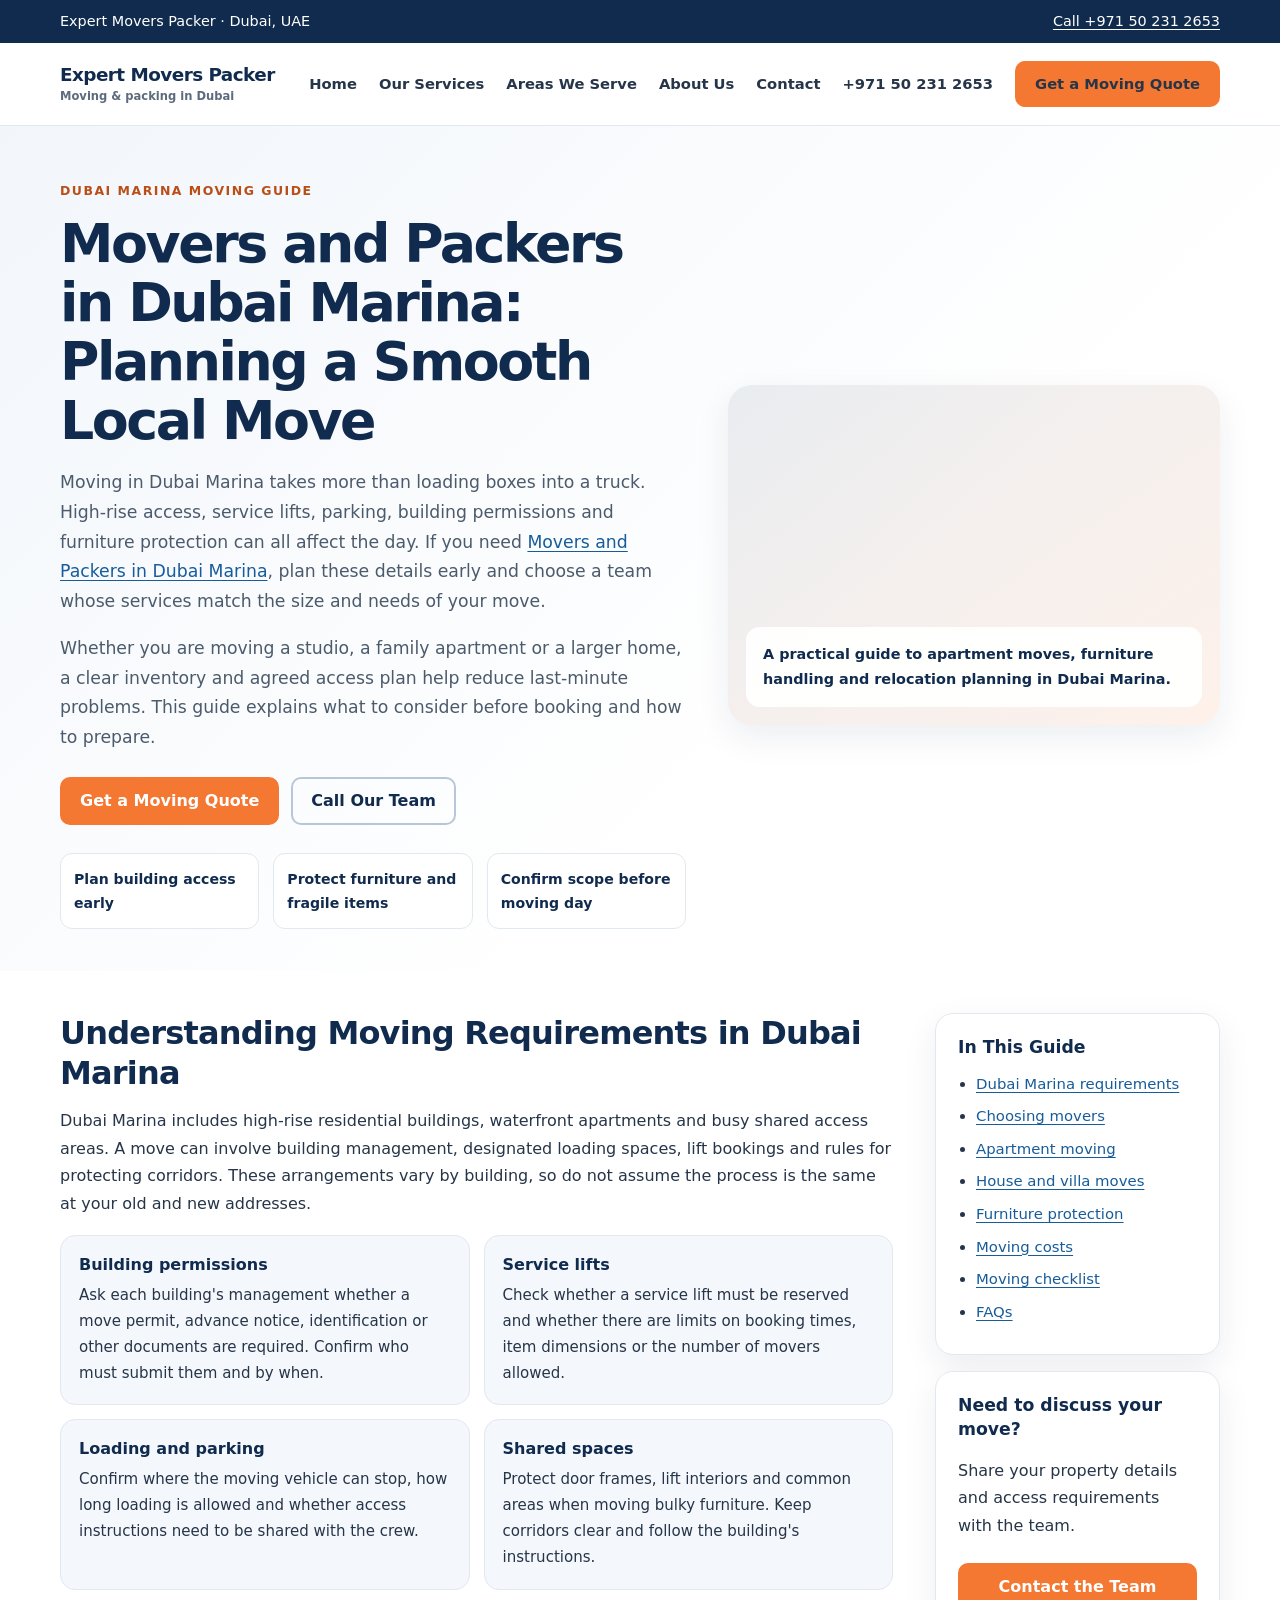
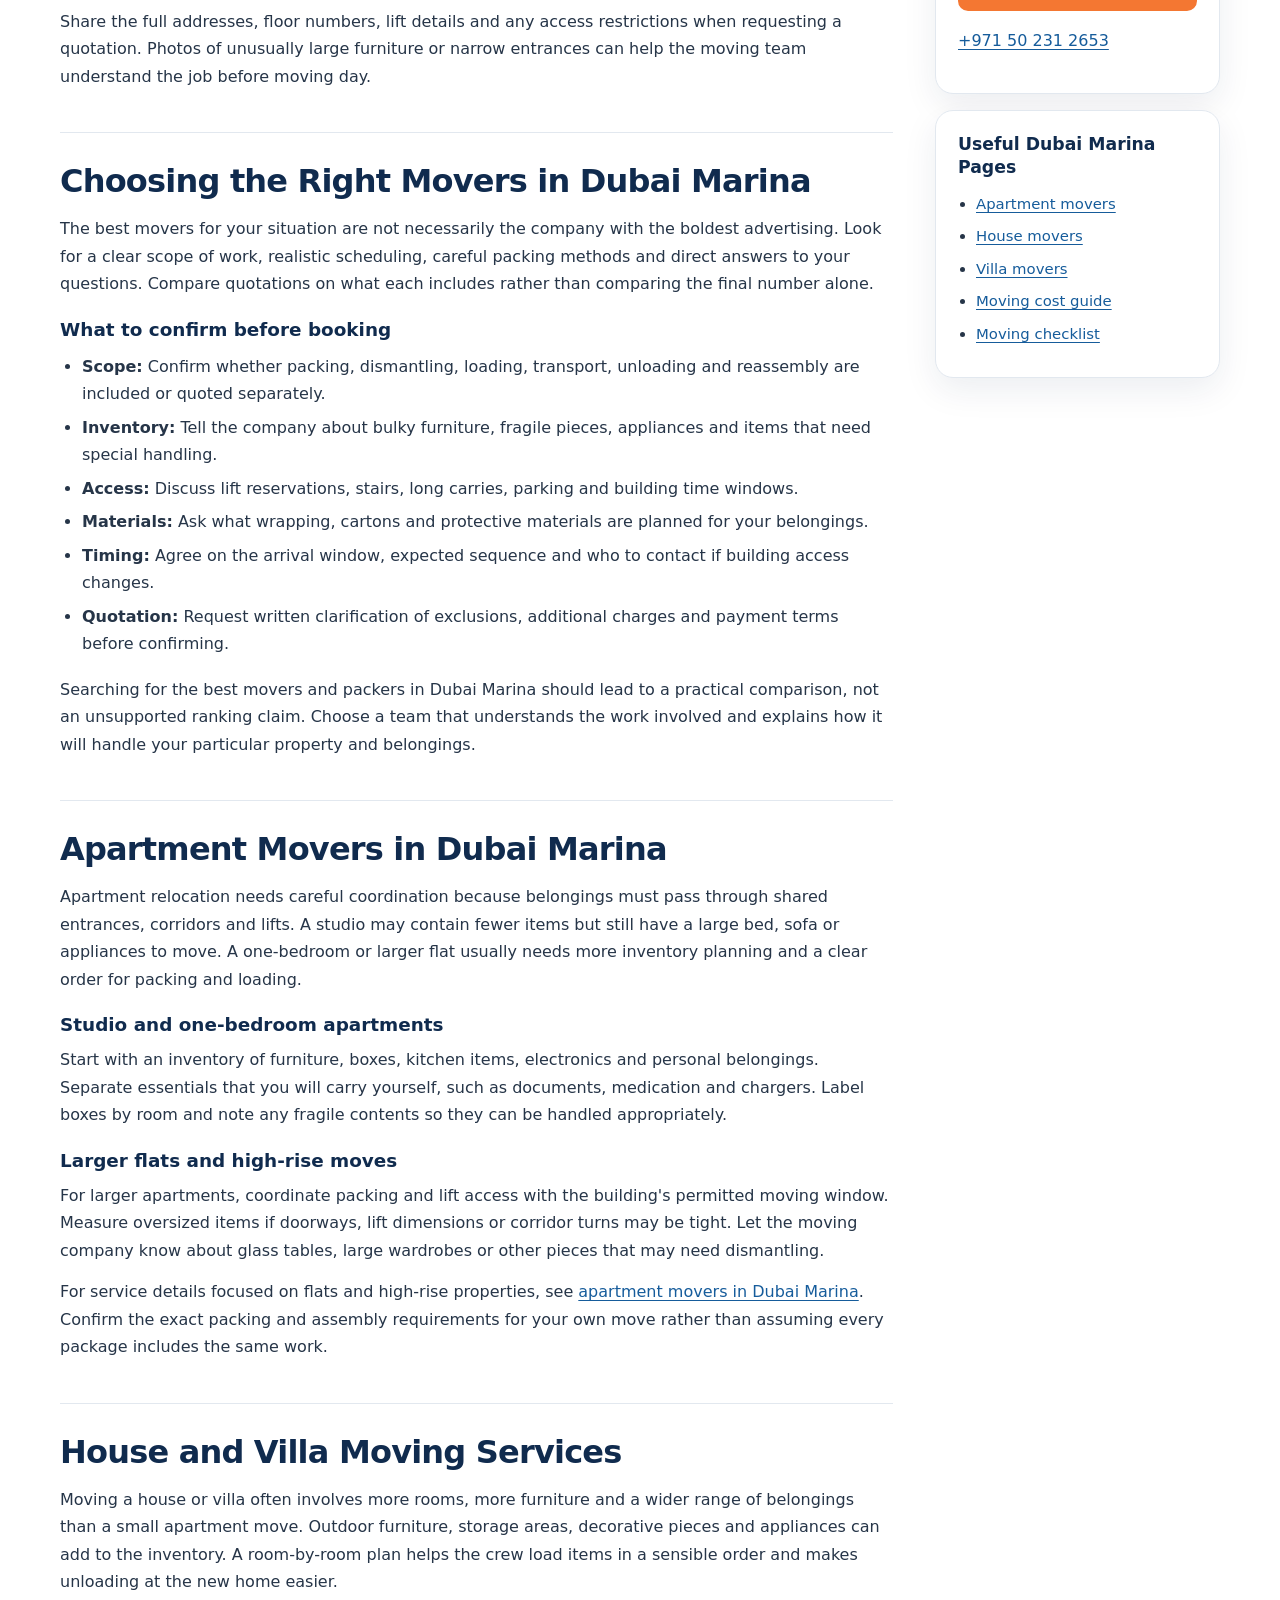
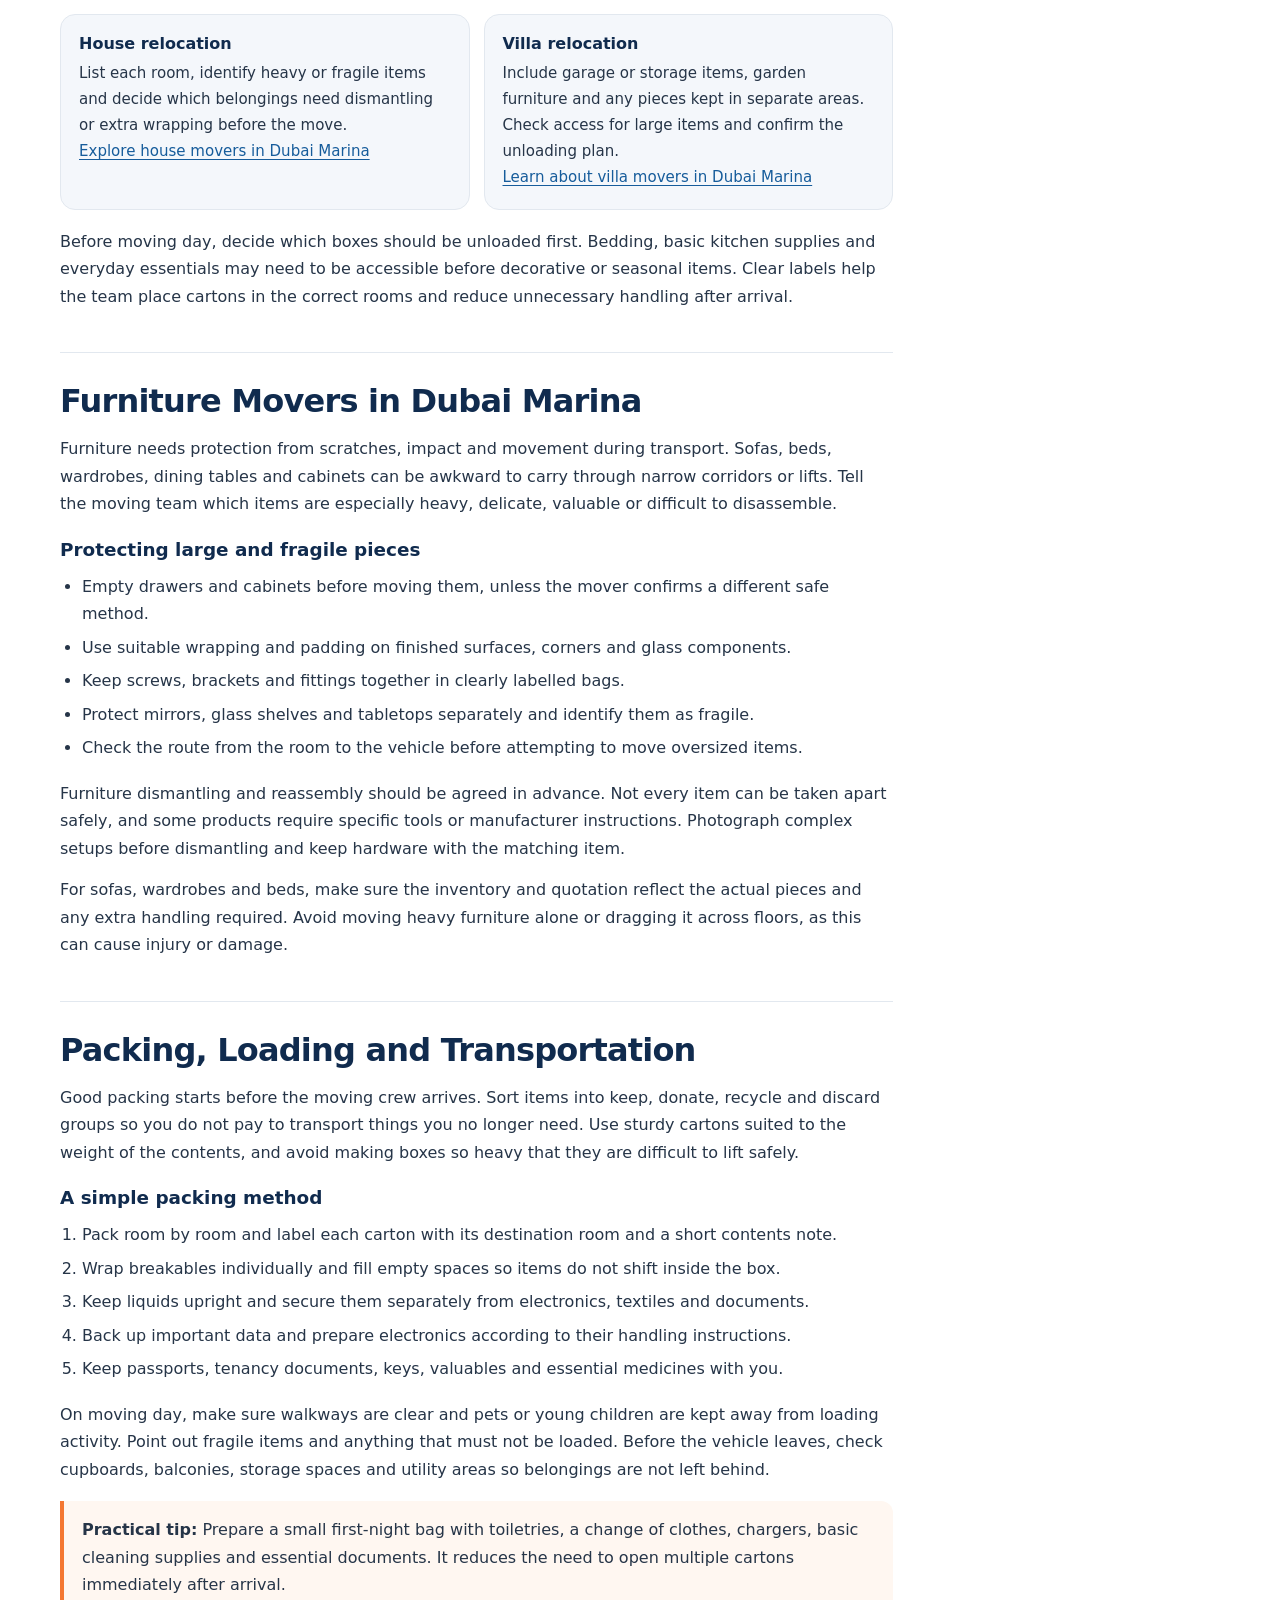
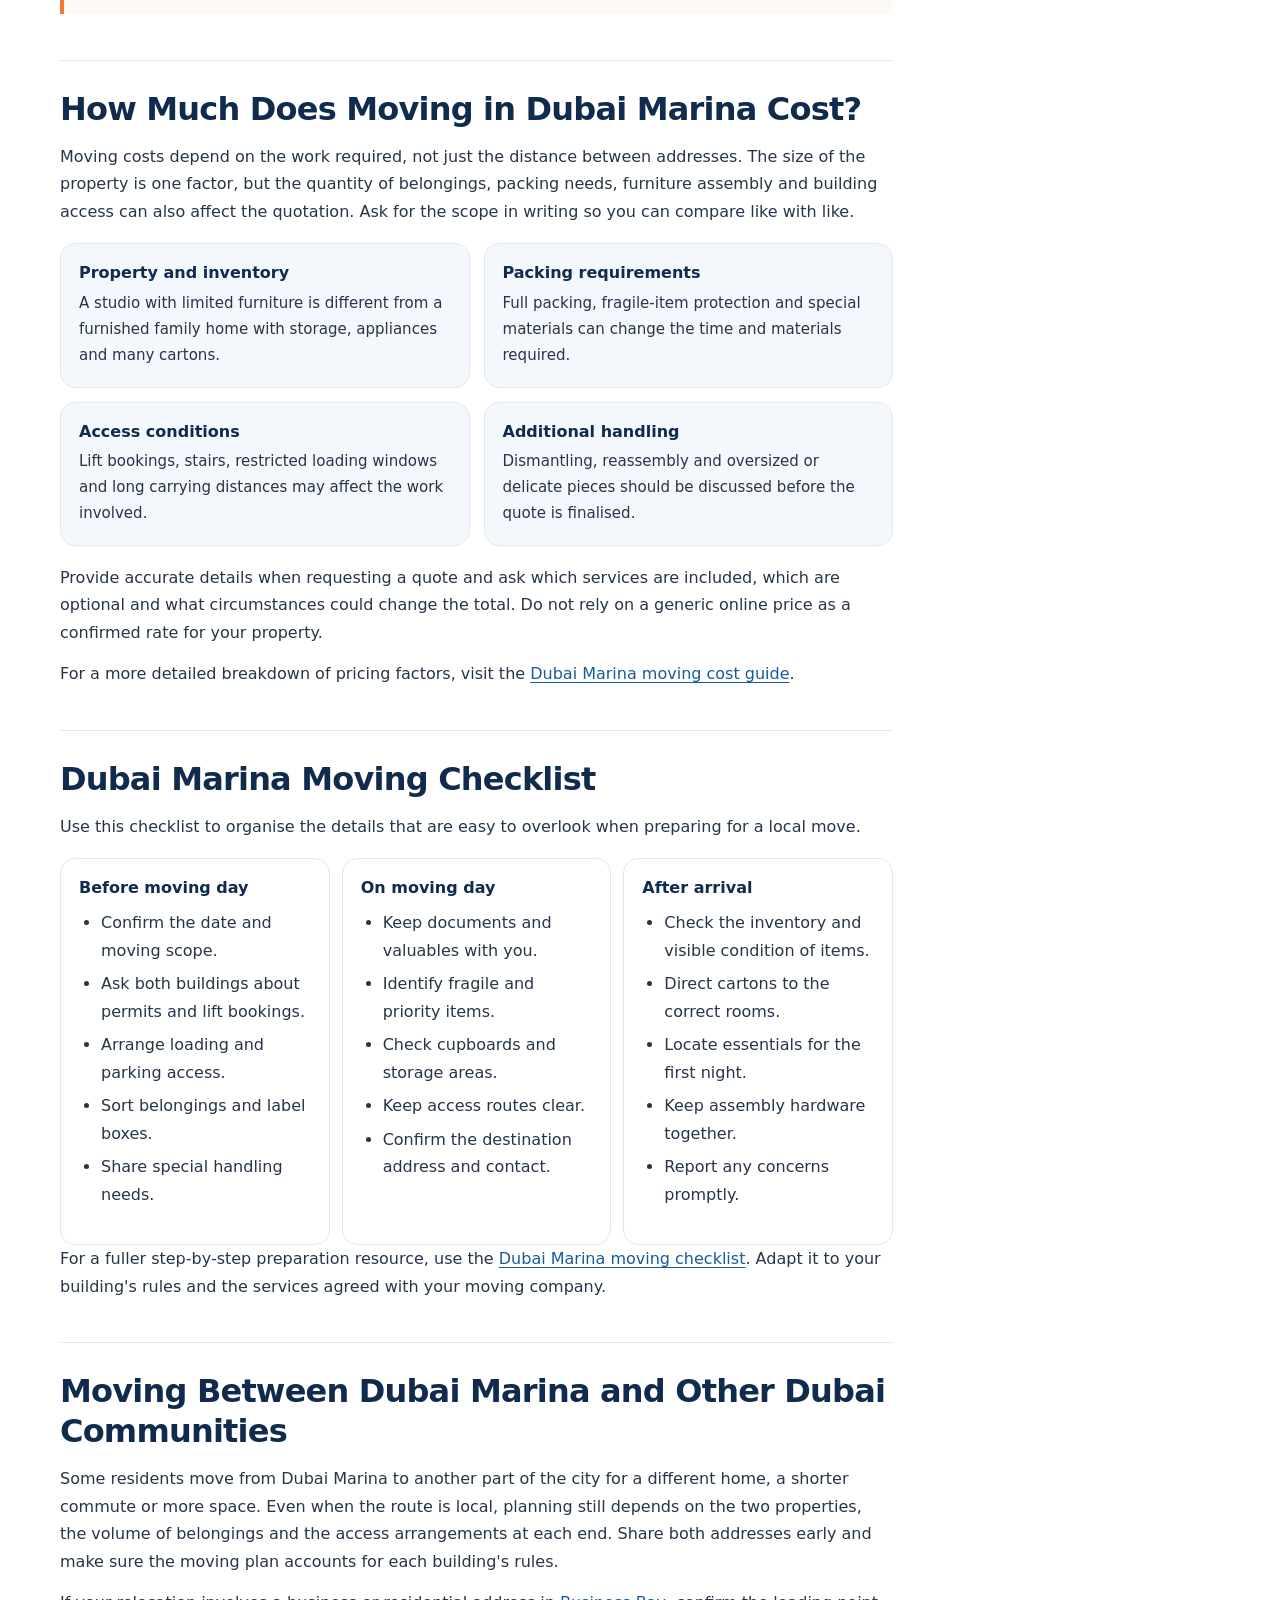
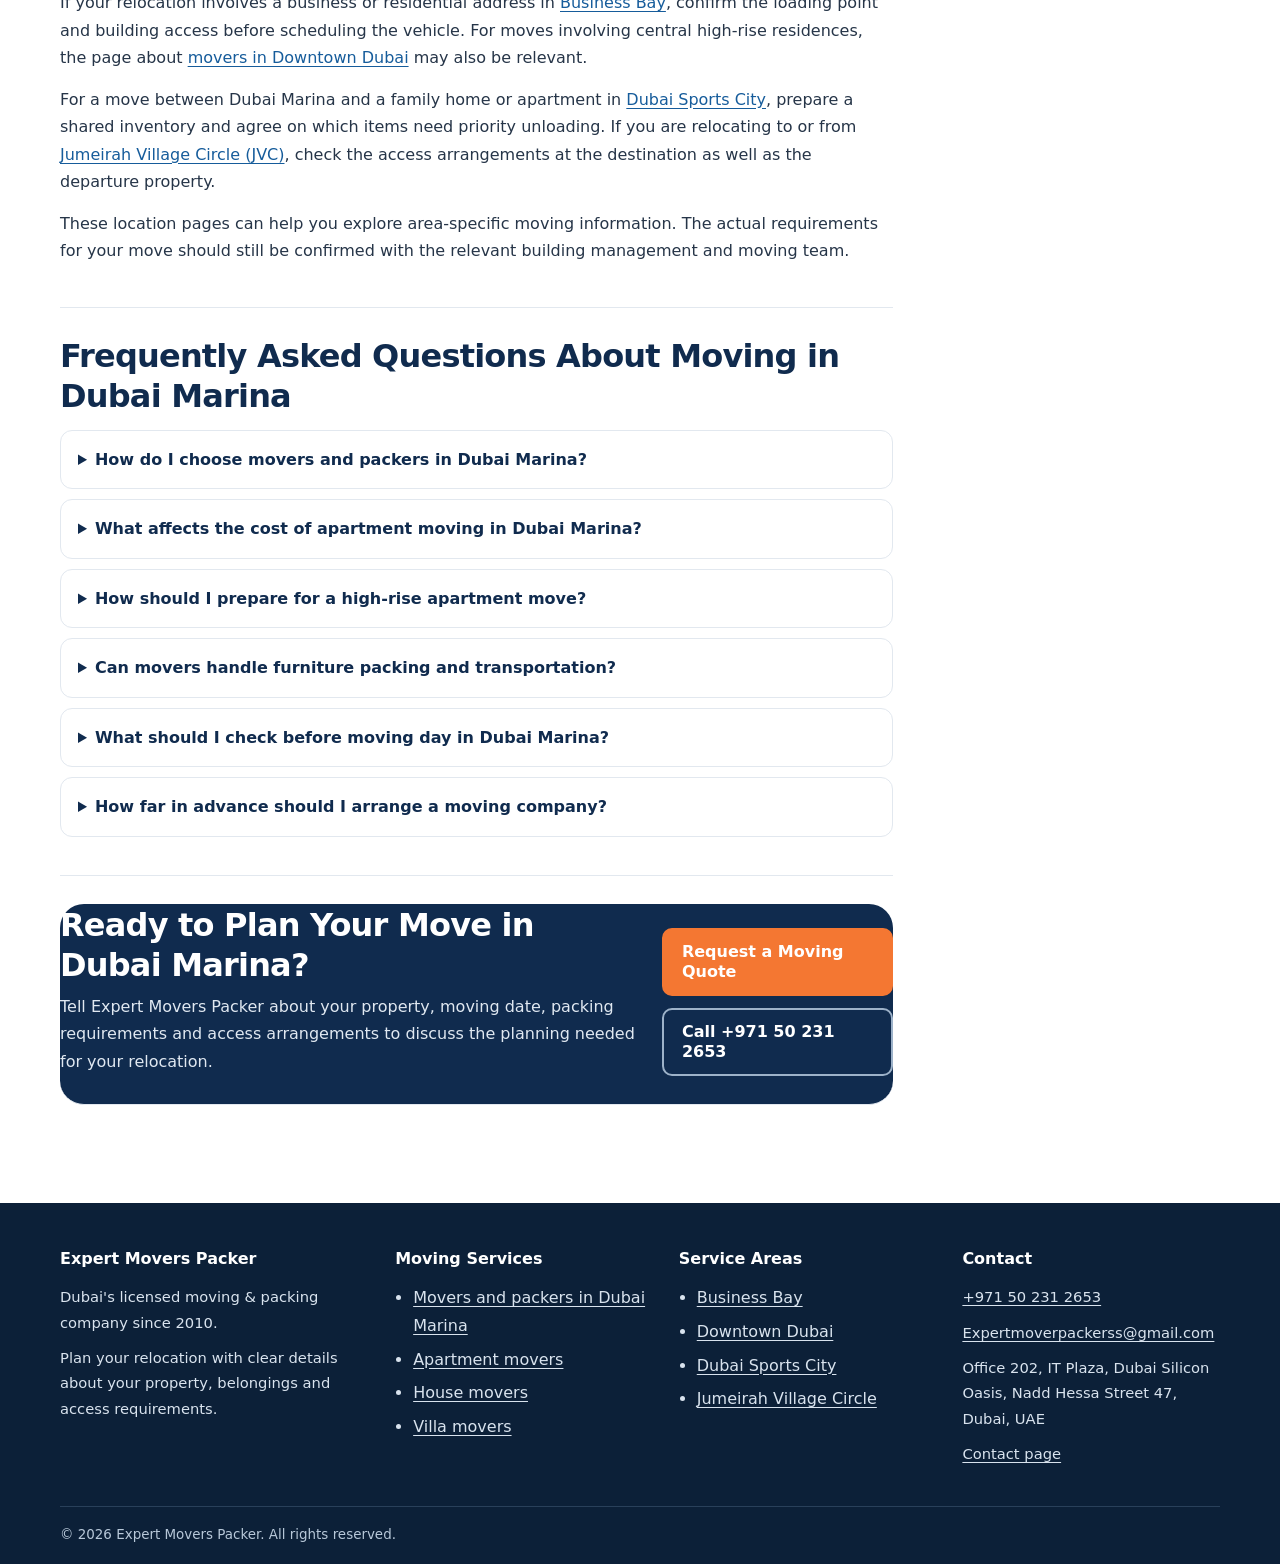
<file: index.html>
<!DOCTYPE html>
<html lang="en">
<head>
  <meta charset="utf-8">
  <meta name="viewport" content="width=device-width, initial-scale=1">
  <title>Movers and Packers in Dubai Marina: A Practical Moving Guide</title>
  <meta name="description" content="Planning a move in Dubai Marina? Learn how to choose movers, prepare your apartment, protect furniture, estimate moving costs, and plan moving day.">
  <meta name="robots" content="index,follow">
  <meta property="og:title" content="Movers and Packers in Dubai Marina: A Practical Moving Guide">
  <meta property="og:description" content="Practical guidance for apartment moves, house relocations, furniture protection and moving-day planning in Dubai Marina.">
  <meta property="og:type" content="article">
  <meta property="og:url" content="https://expertmoverspacker.com/dubai-marina-moving-guide/">
  <meta name="twitter:card" content="summary_large_image">
  <!-- Confirm the final published URL before deploying this canonical. -->
  <link rel="canonical" href="https://exploreworldly-ai.github.io/movers-and-packers-in-dubai-marina/">
    <link rel="stylesheet" href="style.css">
  <meta name="google-site-verification" content="FYvrptIHEP3WfKGhX7CKwqvJnPVsor-ruy0BlivrPT4" />
</head>
<body>
  <div class="topbar"><div class="wrap"><span>Expert Movers Packer · Dubai, UAE</span><a href="tel:+971502312653">Call +971 50 231 2653</a></div></div>
  <header class="site-header">
    <div class="wrap header-inner">
      <a class="brand" href="https://expertmoverspacker.com/">Expert Movers Packer<small>Moving &amp; packing in Dubai</small></a>
      <button class="menu-toggle" type="button" aria-expanded="false" aria-controls="primary-nav">Menu</button>
      <nav class="nav" id="primary-nav" aria-label="Main navigation">
        <a href="https://expertmoverspacker.com/">Home</a>
        <a href="https://expertmoverspacker.com/#services">Our Services</a>
        <a href="https://expertmoverspacker.com/#areas-we-serve">Areas We Serve</a>
        <a href="https://expertmoverspacker.com/about-us/">About Us</a>
        <a href="https://expertmoverspacker.com/contact/#form">Contact</a>
        <a class="phone" href="tel:+971502312653">+971 50 231 2653</a>
        <a class="btn" href="https://expertmoverspacker.com/contact/#form">Get a Moving Quote</a>
      </nav>
    </div>
  </header>

  <section class="hero">
    <div class="wrap hero-grid">
      <div>
        <div class="eyebrow">Dubai Marina Moving Guide</div>
        <h1>Movers and Packers in Dubai Marina: Planning a Smooth Local Move</h1>
        <p>Moving in Dubai Marina takes more than loading boxes into a truck. High-rise access, service lifts, parking, building permissions and furniture protection can all affect the day. If you need <a href="https://expertmoverspacker.com/movers-and-packers-in-dubai-marina/">Movers and Packers in Dubai Marina</a>, plan these details early and choose a team whose services match the size and needs of your move.</p>
        <p>Whether you are moving a studio, a family apartment or a larger home, a clear inventory and agreed access plan help reduce last-minute problems. This guide explains what to consider before booking and how to prepare.</p>
        <div class="actions"><a class="btn" href="https://expertmoverspacker.com/contact/#form">Get a Moving Quote</a><a class="btn secondary" href="tel:+971502312653">Call Our Team</a></div>
        <div class="trust-row"><div class="trust-item">Plan building access early</div><div class="trust-item">Protect furniture and fragile items</div><div class="trust-item">Confirm scope before moving day</div></div>
      </div>
      <div class="hero-art" role="img" aria-label="Bright modern home interior representing a residential move"><div class="hero-note">A practical guide to apartment moves, furniture handling and relocation planning in Dubai Marina.</div></div>
    </div>
  </section>

  <main class="wrap">
    <div class="content-layout">
      <article class="article">
        <section id="requirements">
          <h2>Understanding Moving Requirements in Dubai Marina</h2>
          <p>Dubai Marina includes high-rise residential buildings, waterfront apartments and busy shared access areas. A move can involve building management, designated loading spaces, lift bookings and rules for protecting corridors. These arrangements vary by building, so do not assume the process is the same at your old and new addresses.</p>
          <div class="feature-grid">
            <div class="feature"><h3>Building permissions</h3><p>Ask each building's management whether a move permit, advance notice, identification or other documents are required. Confirm who must submit them and by when.</p></div>
            <div class="feature"><h3>Service lifts</h3><p>Check whether a service lift must be reserved and whether there are limits on booking times, item dimensions or the number of movers allowed.</p></div>
            <div class="feature"><h3>Loading and parking</h3><p>Confirm where the moving vehicle can stop, how long loading is allowed and whether access instructions need to be shared with the crew.</p></div>
            <div class="feature"><h3>Shared spaces</h3><p>Protect door frames, lift interiors and common areas when moving bulky furniture. Keep corridors clear and follow the building's instructions.</p></div>
          </div>
          <p>Share the full addresses, floor numbers, lift details and any access restrictions when requesting a quotation. Photos of unusually large furniture or narrow entrances can help the moving team understand the job before moving day.</p>
        </section>

        <section id="choose-movers">
          <h2>Choosing the Right Movers in Dubai Marina</h2>
          <p>The best movers for your situation are not necessarily the company with the boldest advertising. Look for a clear scope of work, realistic scheduling, careful packing methods and direct answers to your questions. Compare quotations on what each includes rather than comparing the final number alone.</p>
          <h3>What to confirm before booking</h3>
          <ul>
            <li><strong>Scope:</strong> Confirm whether packing, dismantling, loading, transport, unloading and reassembly are included or quoted separately.</li>
            <li><strong>Inventory:</strong> Tell the company about bulky furniture, fragile pieces, appliances and items that need special handling.</li>
            <li><strong>Access:</strong> Discuss lift reservations, stairs, long carries, parking and building time windows.</li>
            <li><strong>Materials:</strong> Ask what wrapping, cartons and protective materials are planned for your belongings.</li>
            <li><strong>Timing:</strong> Agree on the arrival window, expected sequence and who to contact if building access changes.</li>
            <li><strong>Quotation:</strong> Request written clarification of exclusions, additional charges and payment terms before confirming.</li>
          </ul>
          <p>Searching for the best movers and packers in Dubai Marina should lead to a practical comparison, not an unsupported ranking claim. Choose a team that understands the work involved and explains how it will handle your particular property and belongings.</p>
        </section>

        <section id="apartment-movers">
          <h2>Apartment Movers in Dubai Marina</h2>
          <p>Apartment relocation needs careful coordination because belongings must pass through shared entrances, corridors and lifts. A studio may contain fewer items but still have a large bed, sofa or appliances to move. A one-bedroom or larger flat usually needs more inventory planning and a clear order for packing and loading.</p>
          <h3>Studio and one-bedroom apartments</h3>
          <p>Start with an inventory of furniture, boxes, kitchen items, electronics and personal belongings. Separate essentials that you will carry yourself, such as documents, medication and chargers. Label boxes by room and note any fragile contents so they can be handled appropriately.</p>
          <h3>Larger flats and high-rise moves</h3>
          <p>For larger apartments, coordinate packing and lift access with the building's permitted moving window. Measure oversized items if doorways, lift dimensions or corridor turns may be tight. Let the moving company know about glass tables, large wardrobes or other pieces that may need dismantling.</p>
          <p>For service details focused on flats and high-rise properties, see <a href="https://expertmoverspacker.com/apartment-movers-in-dubai-marina/">apartment movers in Dubai Marina</a>. Confirm the exact packing and assembly requirements for your own move rather than assuming every package includes the same work.</p>
        </section>

        <section id="house-villa">
          <h2>House and Villa Moving Services</h2>
          <p>Moving a house or villa often involves more rooms, more furniture and a wider range of belongings than a small apartment move. Outdoor furniture, storage areas, decorative pieces and appliances can add to the inventory. A room-by-room plan helps the crew load items in a sensible order and makes unloading at the new home easier.</p>
          <div class="feature-grid">
            <div class="feature"><h3>House relocation</h3><p>List each room, identify heavy or fragile items and decide which belongings need dismantling or extra wrapping before the move.</p><p><a href="https://expertmoverspacker.com/house-movers-in-dubai-marina/">Explore house movers in Dubai Marina</a></p></div>
            <div class="feature"><h3>Villa relocation</h3><p>Include garage or storage items, garden furniture and any pieces kept in separate areas. Check access for large items and confirm the unloading plan.</p><p><a href="https://expertmoverspacker.com/villa-movers-in-dubai-marina/">Learn about villa movers in Dubai Marina</a></p></div>
          </div>
          <p>Before moving day, decide which boxes should be unloaded first. Bedding, basic kitchen supplies and everyday essentials may need to be accessible before decorative or seasonal items. Clear labels help the team place cartons in the correct rooms and reduce unnecessary handling after arrival.</p>
        </section>

        <section id="furniture">
          <h2>Furniture Movers in Dubai Marina</h2>
          <p>Furniture needs protection from scratches, impact and movement during transport. Sofas, beds, wardrobes, dining tables and cabinets can be awkward to carry through narrow corridors or lifts. Tell the moving team which items are especially heavy, delicate, valuable or difficult to disassemble.</p>
          <h3>Protecting large and fragile pieces</h3>
          <ul>
            <li>Empty drawers and cabinets before moving them, unless the mover confirms a different safe method.</li>
            <li>Use suitable wrapping and padding on finished surfaces, corners and glass components.</li>
            <li>Keep screws, brackets and fittings together in clearly labelled bags.</li>
            <li>Protect mirrors, glass shelves and tabletops separately and identify them as fragile.</li>
            <li>Check the route from the room to the vehicle before attempting to move oversized items.</li>
          </ul>
          <p>Furniture dismantling and reassembly should be agreed in advance. Not every item can be taken apart safely, and some products require specific tools or manufacturer instructions. Photograph complex setups before dismantling and keep hardware with the matching item.</p>
          <p>For sofas, wardrobes and beds, make sure the inventory and quotation reflect the actual pieces and any extra handling required. Avoid moving heavy furniture alone or dragging it across floors, as this can cause injury or damage.</p>
        </section>

        <section id="packing">
          <h2>Packing, Loading and Transportation</h2>
          <p>Good packing starts before the moving crew arrives. Sort items into keep, donate, recycle and discard groups so you do not pay to transport things you no longer need. Use sturdy cartons suited to the weight of the contents, and avoid making boxes so heavy that they are difficult to lift safely.</p>
          <h3>A simple packing method</h3>
          <ol>
            <li>Pack room by room and label each carton with its destination room and a short contents note.</li>
            <li>Wrap breakables individually and fill empty spaces so items do not shift inside the box.</li>
            <li>Keep liquids upright and secure them separately from electronics, textiles and documents.</li>
            <li>Back up important data and prepare electronics according to their handling instructions.</li>
            <li>Keep passports, tenancy documents, keys, valuables and essential medicines with you.</li>
          </ol>
          <p>On moving day, make sure walkways are clear and pets or young children are kept away from loading activity. Point out fragile items and anything that must not be loaded. Before the vehicle leaves, check cupboards, balconies, storage spaces and utility areas so belongings are not left behind.</p>
          <div class="note"><strong>Practical tip:</strong> Prepare a small first-night bag with toiletries, a change of clothes, chargers, basic cleaning supplies and essential documents. It reduces the need to open multiple cartons immediately after arrival.</div>
        </section>

        <section id="cost">
          <h2>How Much Does Moving in Dubai Marina Cost?</h2>
          <p>Moving costs depend on the work required, not just the distance between addresses. The size of the property is one factor, but the quantity of belongings, packing needs, furniture assembly and building access can also affect the quotation. Ask for the scope in writing so you can compare like with like.</p>
          <div class="feature-grid">
            <div class="feature"><h3>Property and inventory</h3><p>A studio with limited furniture is different from a furnished family home with storage, appliances and many cartons.</p></div>
            <div class="feature"><h3>Packing requirements</h3><p>Full packing, fragile-item protection and special materials can change the time and materials required.</p></div>
            <div class="feature"><h3>Access conditions</h3><p>Lift bookings, stairs, restricted loading windows and long carrying distances may affect the work involved.</p></div>
            <div class="feature"><h3>Additional handling</h3><p>Dismantling, reassembly and oversized or delicate pieces should be discussed before the quote is finalised.</p></div>
          </div>
          <p>Provide accurate details when requesting a quote and ask which services are included, which are optional and what circumstances could change the total. Do not rely on a generic online price as a confirmed rate for your property.</p>
          <p>For a more detailed breakdown of pricing factors, visit the <a href="https://expertmoverspacker.com/how-much-does-moving-in-dubai-marina-cost/">Dubai Marina moving cost guide</a>.</p>
        </section>

        <section id="checklist">
          <h2>Dubai Marina Moving Checklist</h2>
          <p>Use this checklist to organise the details that are easy to overlook when preparing for a local move.</p>
          <div class="checklist">
            <div class="feature"><h3>Before moving day</h3><ul><li>Confirm the date and moving scope.</li><li>Ask both buildings about permits and lift bookings.</li><li>Arrange loading and parking access.</li><li>Sort belongings and label boxes.</li><li>Share special handling needs.</li></ul></div>
            <div class="feature"><h3>On moving day</h3><ul><li>Keep documents and valuables with you.</li><li>Identify fragile and priority items.</li><li>Check cupboards and storage areas.</li><li>Keep access routes clear.</li><li>Confirm the destination address and contact.</li></ul></div>
            <div class="feature"><h3>After arrival</h3><ul><li>Check the inventory and visible condition of items.</li><li>Direct cartons to the correct rooms.</li><li>Locate essentials for the first night.</li><li>Keep assembly hardware together.</li><li>Report any concerns promptly.</li></ul></div>
          </div>
          <p>For a fuller step-by-step preparation resource, use the <a href="https://expertmoverspacker.com/dubai-marina-moving-checklist/">Dubai Marina moving checklist</a>. Adapt it to your building's rules and the services agreed with your moving company.</p>
        </section>

        <section id="other-areas">
          <h2>Moving Between Dubai Marina and Other Dubai Communities</h2>
          <p>Some residents move from Dubai Marina to another part of the city for a different home, a shorter commute or more space. Even when the route is local, planning still depends on the two properties, the volume of belongings and the access arrangements at each end. Share both addresses early and make sure the moving plan accounts for each building's rules.</p>
          <p>If your relocation involves a business or residential address in <a href="https://expertmoverspacker.com/movers-business-bay/">Business Bay</a>, confirm the loading point and building access before scheduling the vehicle. For moves involving central high-rise residences, the page about <a href="https://expertmoverspacker.com/movers-in-downtown-dubai/">movers in Downtown Dubai</a> may also be relevant.</p>
          <p>For a move between Dubai Marina and a family home or apartment in <a href="https://expertmoverspacker.com/movers-sports-city-dubai/">Dubai Sports City</a>, prepare a shared inventory and agree on which items need priority unloading. If you are relocating to or from <a href="https://expertmoverspacker.com/movers-and-packers-in-jvc/">Jumeirah Village Circle (JVC)</a>, check the access arrangements at the destination as well as the departure property.</p>
          <p>These location pages can help you explore area-specific moving information. The actual requirements for your move should still be confirmed with the relevant building management and moving team.</p>
        </section>

        <section id="faq" class="faq">
          <h2>Frequently Asked Questions About Moving in Dubai Marina</h2>
          <details><summary>How do I choose movers and packers in Dubai Marina?</summary><p>Compare written quotations, the scope of packing and transport, furniture-handling methods, scheduling and the company's communication. Share property access details and ask about any exclusions before booking.</p></details>
          <details><summary>What affects the cost of apartment moving in Dubai Marina?</summary><p>Cost can depend on the volume of belongings, property size, packing requirements, furniture dismantling, lift access, stairs, loading arrangements and the distance between addresses. Request a quote based on your actual inventory.</p></details>
          <details><summary>How should I prepare for a high-rise apartment move?</summary><p>Ask building management about move permits, service-lift reservations, approved time windows and loading access. Share these details with the moving team and label boxes by destination room.</p></details>
          <details><summary>Can movers handle furniture packing and transportation?</summary><p>Furniture packing and transport may be available, but the exact scope varies by company and quotation. Confirm whether wrapping, dismantling, reassembly and special handling are included for each item.</p></details>
          <details><summary>What should I check before moving day in Dubai Marina?</summary><p>Confirm both addresses, building permissions, lift bookings, parking or loading instructions, the inventory, the agreed arrival window and any fragile or oversized items. Keep important documents and valuables with you.</p></details>
          <details><summary>How far in advance should I arrange a moving company?</summary><p>Arrange the move as early as practical, especially if building management requires advance notice or a reserved service lift. The right lead time depends on your date, property rules and the services needed.</p></details>
        </section>

        <section class="final-cta" id="contact">
          <div><h2>Ready to Plan Your Move in Dubai Marina?</h2><p>Tell Expert Movers Packer about your property, moving date, packing requirements and access arrangements to discuss the planning needed for your relocation.</p></div>
          <div class="actions"><a class="btn" href="https://expertmoverspacker.com/contact/#form">Request a Moving Quote</a><a class="btn secondary" href="tel:+971502312653">Call +971 50 231 2653</a></div>
        </section>
      </article>

      <aside class="side" aria-label="Moving guide navigation and contact">
        <div class="side-card"><h2>In This Guide</h2><ul><li><a href="#requirements">Dubai Marina requirements</a></li><li><a href="#choose-movers">Choosing movers</a></li><li><a href="#apartment-movers">Apartment moving</a></li><li><a href="#house-villa">House and villa moves</a></li><li><a href="#furniture">Furniture protection</a></li><li><a href="#cost">Moving costs</a></li><li><a href="#checklist">Moving checklist</a></li><li><a href="#faq">FAQs</a></li></ul></div>
        <div class="side-card"><h3>Need to discuss your move?</h3><p>Share your property details and access requirements with the team.</p><a class="btn" href="https://expertmoverspacker.com/contact/#form">Contact the Team</a><p><a href="tel:+971502312653">+971 50 231 2653</a></p></div>
        <div class="side-card"><h3>Useful Dubai Marina Pages</h3><ul><li><a href="https://expertmoverspacker.com/apartment-movers-in-dubai-marina/">Apartment movers</a></li><li><a href="https://expertmoverspacker.com/house-movers-in-dubai-marina/">House movers</a></li><li><a href="https://expertmoverspacker.com/villa-movers-in-dubai-marina/">Villa movers</a></li><li><a href="https://expertmoverspacker.com/how-much-does-moving-in-dubai-marina-cost/">Moving cost guide</a></li><li><a href="https://expertmoverspacker.com/dubai-marina-moving-checklist/">Moving checklist</a></li></ul></div>
      </aside>
    </div>
  </main>

  <footer>
    <div class="wrap">
      <div class="footer-grid">
        <div><h2>Expert Movers Packer</h2><p>Dubai's licensed moving &amp; packing company since 2010.</p><p>Plan your relocation with clear details about your property, belongings and access requirements.</p></div>
        <div><h3>Moving Services</h3><ul><li><a href="https://expertmoverspacker.com/movers-and-packers-in-dubai-marina/">Movers and packers in Dubai Marina</a></li><li><a href="https://expertmoverspacker.com/apartment-movers-in-dubai-marina/">Apartment movers</a></li><li><a href="https://expertmoverspacker.com/house-movers-in-dubai-marina/">House movers</a></li><li><a href="https://expertmoverspacker.com/villa-movers-in-dubai-marina/">Villa movers</a></li></ul></div>
        <div><h3>Service Areas</h3><ul><li><a href="https://expertmoverspacker.com/movers-business-bay/">Business Bay</a></li><li><a href="https://expertmoverspacker.com/movers-in-downtown-dubai/">Downtown Dubai</a></li><li><a href="https://expertmoverspacker.com/movers-sports-city-dubai/">Dubai Sports City</a></li><li><a href="https://expertmoverspacker.com/movers-and-packers-in-jvc/">Jumeirah Village Circle</a></li></ul></div>
        <div><h3>Contact</h3><p><a href="tel:+971502312653">+971 50 231 2653</a></p><p><a href="mailto:Expertmoverpackerss@gmail.com">Expertmoverpackerss@gmail.com</a></p><p>Office 202, IT Plaza, Dubai Silicon Oasis, Nadd Hessa Street 47, Dubai, UAE</p><p><a href="https://expertmoverspacker.com/contact/#form">Contact page</a></p></div>
      </div>
      <div class="copyright">© <span id="year">2026</span> Expert Movers Packer. All rights reserved.</div>
    </div>
  </footer>
  <div class="mobile-cta"><a class="btn" href="https://expertmoverspacker.com/contact/#form">Get a Quote</a><a class="btn secondary" href="tel:+971502312653">Call Now</a></div>
    <script src="script.js" defer></script>
</body>
</html>
</file>
<file: style.css>
:root{--navy:#102b4e;--navy2:#183e68;--orange:#f47732;--ink:#263548;--muted:#5d6b7c;--line:#e2e8ef;--soft:#f4f7fb;--white:#fff;--radius:18px;--shadow:0 12px 34px rgba(16,43,78,.08)}
    *{box-sizing:border-box}html{scroll-behavior:smooth}body{margin:0;color:var(--ink);font-family:Inter,ui-sans-serif,system-ui,-apple-system,BlinkMacSystemFont,"Segoe UI",sans-serif;line-height:1.72;background:#fff}a{color:#165c9b;text-underline-offset:3px}a:hover{color:#d65e1e}a:focus-visible,button:focus-visible,summary:focus-visible{outline:3px solid #f7a36f;outline-offset:3px}.wrap{width:min(1160px,calc(100% - 40px));margin-inline:auto}.topbar{background:var(--navy);color:#fff;font-size:.9rem}.topbar .wrap{display:flex;justify-content:space-between;gap:18px;padding:9px 0;flex-wrap:wrap}.topbar a{color:#fff}.site-header{background:#fff;border-bottom:1px solid var(--line);position:relative;z-index:2}.header-inner{display:flex;align-items:center;justify-content:space-between;gap:24px;padding:18px 0}.brand{font-weight:850;color:var(--navy);font-size:1.15rem;line-height:1.2;text-decoration:none;letter-spacing:-.03em}.brand small{display:block;color:var(--muted);font-size:.72rem;font-weight:600;letter-spacing:0;margin-top:4px}.nav{display:flex;align-items:center;gap:22px}.nav a{font-size:.92rem;font-weight:650;text-decoration:none;color:var(--ink)}.nav .phone{white-space:nowrap}.menu-toggle{display:none;border:1px solid var(--line);background:#fff;border-radius:10px;padding:9px 12px;color:var(--navy);font-weight:700}.btn{display:inline-flex;justify-content:center;align-items:center;gap:8px;background:var(--orange);color:#fff;border:2px solid var(--orange);border-radius:10px;padding:12px 18px;font-weight:800;text-decoration:none;line-height:1.25;transition:transform .18s,background .18s}.btn:hover{color:#fff;background:#d95f20;border-color:#d95f20;transform:translateY(-1px)}.btn.secondary{background:transparent;color:var(--navy);border-color:#b8c7d8}.btn.secondary:hover{background:#fff;color:var(--navy)}.hero{background:linear-gradient(135deg,#f2f6fb 0%,#fff 65%);padding:54px 0 42px}.hero-grid{display:grid;grid-template-columns:1.12fr .88fr;align-items:center;gap:42px}.eyebrow{color:#b94e17;text-transform:uppercase;font-size:.78rem;font-weight:850;letter-spacing:.12em}.hero h1{font-size:clamp(2.2rem,4.2vw,3.65rem);line-height:1.1;letter-spacing:-.045em;color:var(--navy);margin:12px 0 18px}.hero p{font-size:1.08rem;color:#4c5b6c}.actions{display:flex;gap:12px;flex-wrap:wrap;margin-top:24px}.hero-art{min-height:340px;border-radius:24px;background:linear-gradient(145deg,rgba(16,43,78,.08),rgba(244,119,50,.1)),url('https://images.unsplash.com/photo-1600585154340-be6161a56a0c?auto=format&fit=crop&w=1200&q=85') center/cover;box-shadow:var(--shadow);position:relative;overflow:hidden}.hero-note{position:absolute;left:18px;right:18px;bottom:18px;background:rgba(255,255,255,.94);border:1px solid rgba(255,255,255,.7);padding:14px 16px;border-radius:14px;font-size:.9rem;font-weight:650;color:var(--navy)}.trust-row{display:grid;grid-template-columns:repeat(3,1fr);gap:14px;margin-top:28px}.trust-item{background:#fff;border:1px solid var(--line);padding:13px;border-radius:12px;font-size:.88rem;font-weight:700;color:var(--navy)}main{padding:42px 0 70px}.content-layout{display:grid;grid-template-columns:minmax(0,1fr) 285px;gap:42px;align-items:start}.article{min-width:0}.article section{padding:0 0 28px;margin-bottom:28px;border-bottom:1px solid var(--line);scroll-margin-top:24px}.article h2{font-size:clamp(1.55rem,2.5vw,2rem);line-height:1.25;color:var(--navy);letter-spacing:-.025em;margin:0 0 14px}.article h3{color:var(--navy);font-size:1.15rem;line-height:1.35;margin:20px 0 8px}.article p{margin:0 0 14px}.article ul,.article ol{padding-left:22px;margin:10px 0 18px}.article li{margin:6px 0}.side{position:sticky;top:20px;display:grid;gap:16px}.side-card{border:1px solid var(--line);border-radius:var(--radius);padding:22px;background:#fff;box-shadow:var(--shadow)}.side-card h2,.side-card h3{color:var(--navy);font-size:1.08rem;margin:0 0 12px;line-height:1.35}.side-card ul{padding-left:18px;margin:0}.side-card li{margin:7px 0;font-size:.93rem}.side-card .btn{width:100%;margin-top:8px}.feature-grid{display:grid;grid-template-columns:repeat(2,minmax(0,1fr));gap:14px;margin:18px 0}.feature{border:1px solid var(--line);border-radius:15px;padding:18px;background:var(--soft)}.feature h3{margin:0 0 7px;font-size:1rem}.feature p{margin:0;font-size:.94rem}.note{border-left:4px solid var(--orange);padding:15px 18px;background:#fff7f1;border-radius:0 12px 12px 0;margin:18px 0}.checklist{display:grid;grid-template-columns:repeat(3,minmax(0,1fr));gap:12px;margin-top:18px}.checklist .feature{background:#fff}.community-links{display:grid;grid-template-columns:repeat(2,minmax(0,1fr));gap:12px;margin-top:16px}.community-links a{display:block;padding:16px;border:1px solid var(--line);border-radius:12px;text-decoration:none;font-weight:750;background:#fff}.community-links a span{display:block;font-size:.88rem;font-weight:450;color:var(--muted);margin-top:4px}.faq details{border:1px solid var(--line);border-radius:12px;padding:15px 17px;margin:10px 0;background:#fff}.faq summary{font-weight:750;color:var(--navy);cursor:pointer}.faq details p{margin:12px 0 0}.final-cta{background:var(--navy);color:#fff;border-radius:24px;padding:34px;display:flex;align-items:center;justify-content:space-between;gap:24px;margin-top:12px}.final-cta h2{color:#fff;margin:0 0 8px}.final-cta p{color:#e0e8f1;margin:0}.final-cta .btn.secondary{color:#fff;border-color:#9db2c9}.final-cta .btn.secondary:hover{color:var(--navy)}footer{background:#0c2038;color:#d9e3ee;padding:42px 0 18px}.footer-grid{display:grid;grid-template-columns:1.2fr 1fr 1fr 1fr;gap:26px}.footer-grid h2,.footer-grid h3{color:#fff;font-size:1rem;margin:0 0 12px}.footer-grid p{margin:0 0 10px;font-size:.92rem}.footer-grid a{color:#d9e3ee}.footer-grid ul{padding-left:18px;margin:0}.footer-grid li{margin:6px 0}.copyright{border-top:1px solid #29405a;margin-top:30px;padding-top:16px;font-size:.84rem;color:#b8c8d9}.mobile-cta{display:none}
    @media(max-width:920px){.nav{gap:13px}.nav a{font-size:.85rem}.content-layout{grid-template-columns:1fr}.side{position:static;grid-template-columns:repeat(2,minmax(0,1fr))}.hero-grid{gap:25px}.footer-grid{grid-template-columns:repeat(2,minmax(0,1fr))}}
    @media(max-width:700px){.wrap{width:min(100% - 28px,1160px)}.topbar .wrap{justify-content:center}.header-inner{padding:14px 0;flex-wrap:wrap}.menu-toggle{display:block}.nav{display:none;width:100%;align-items:stretch;flex-direction:column;gap:0;padding:8px 0 2px}.nav.open{display:flex}.nav a{padding:10px 2px;border-top:1px solid var(--line);font-size:.95rem}.nav .btn{margin-top:8px}.hero{padding:35px 0 28px}.hero-grid{grid-template-columns:1fr}.hero-art{min-height:230px;order:-1}.hero h1{font-size:2.3rem}.trust-row{grid-template-columns:1fr;gap:8px}.content-layout{gap:25px}main{padding-top:28px}.feature-grid,.checklist,.community-links,.side{grid-template-columns:1fr}.final-cta{padding:25px;align-items:flex-start;flex-direction:column}.footer-grid{grid-template-columns:1fr;gap:22px}.mobile-cta{display:flex;position:sticky;bottom:0;z-index:4;background:#fff;border-top:1px solid var(--line);padding:10px 14px;gap:10px;box-shadow:0 -8px 24px rgba(16,43,78,.08)}.mobile-cta .btn{flex:1;padding:11px 8px;font-size:.9rem}body{padding-bottom:0}}
    @media(prefers-reduced-motion:reduce){html{scroll-behavior:auto}*,*::before,*::after{transition:none!important;animation:none!important}}
</file>
